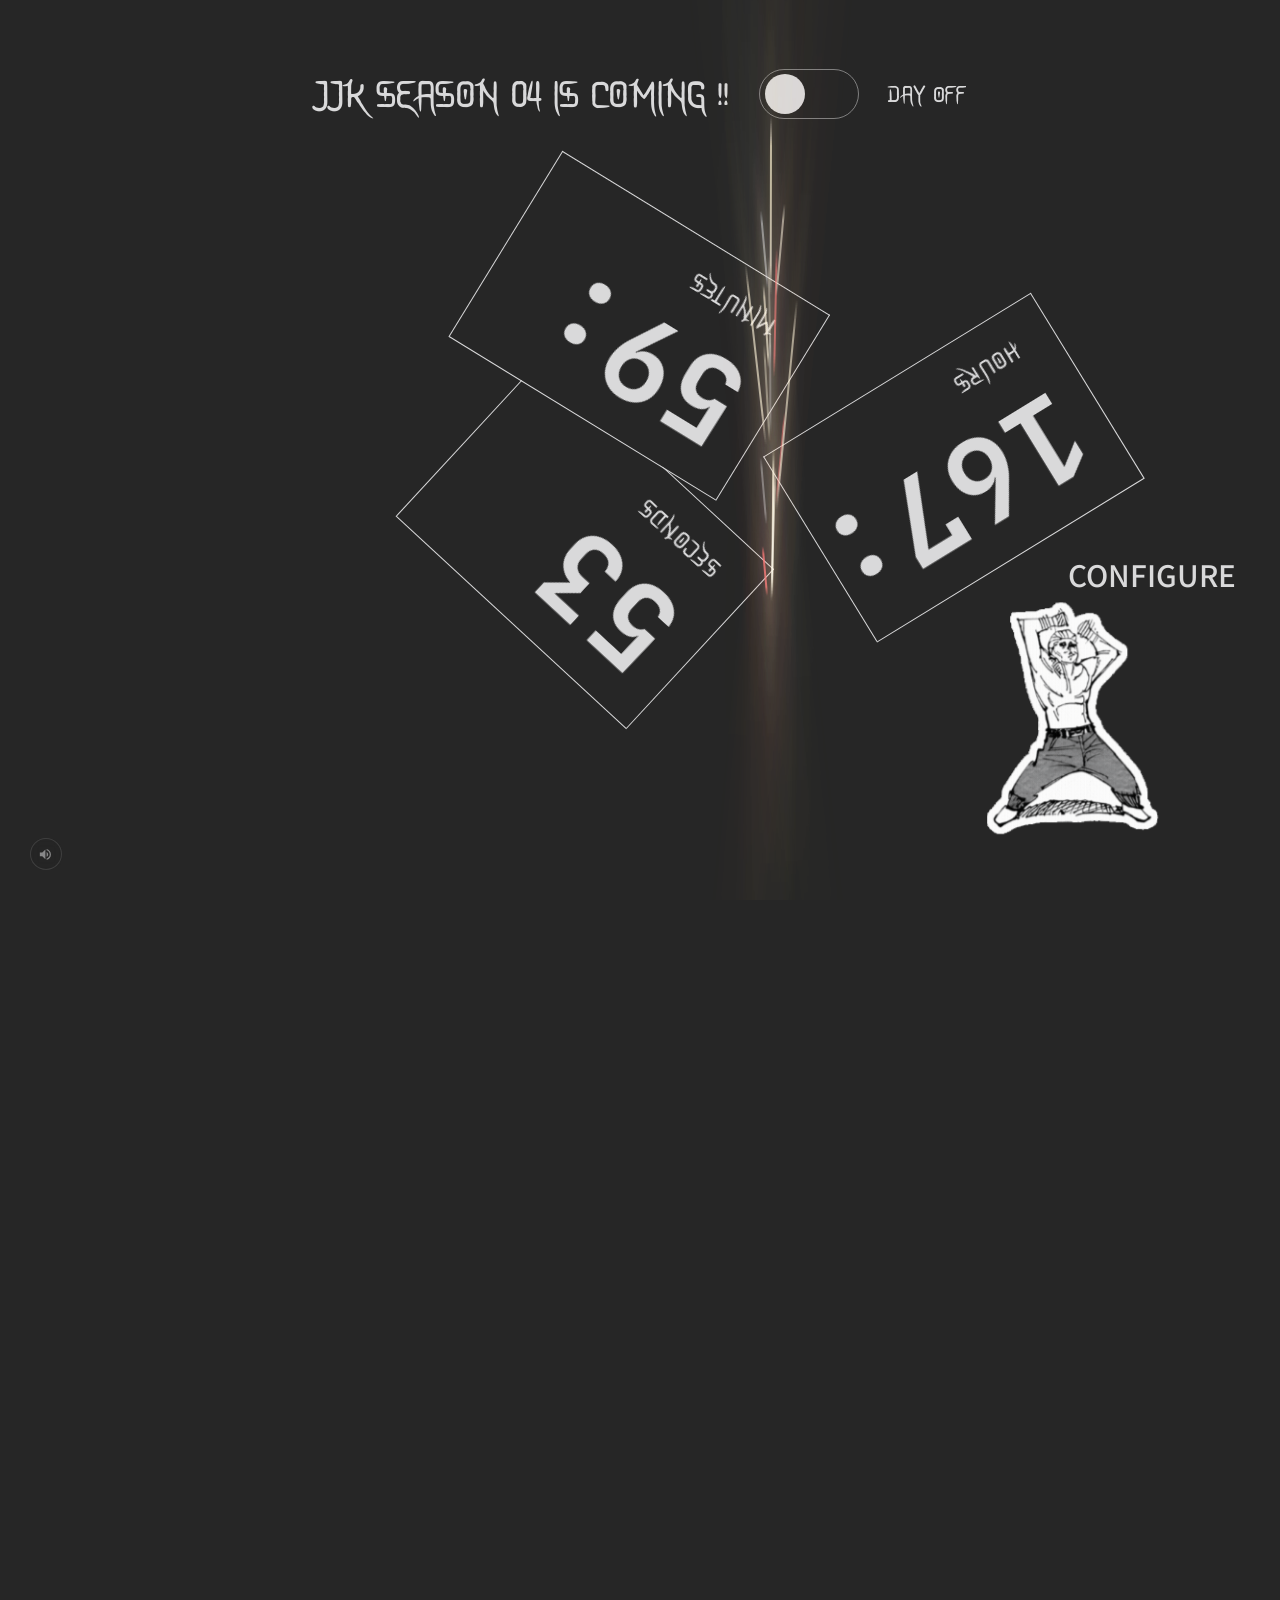
<file: index.html>
<!doctype html>
<html lang="en">
<head>
  <meta charset="utf-8">
  <meta name="viewport" content="width=device-width, initial-scale=1">
  <meta name="description" content="Prison Cube — a Jujutsu Kaisen Prison Realm-inspired sliding cube countdown. Zero dependencies, drop-in HTML attributes, blade-clash collision sparks, and clang-gesture mobile UX.">
  <title>Prison Cube · Countdown</title>
  <link rel="icon" href="favicon.svg" type="image/svg+xml">
  <link rel="preconnect" href="https://fonts.googleapis.com">
  <link rel="preconnect" href="https://fonts.gstatic.com" crossorigin>
  <link href="https://fonts.googleapis.com/css2?family=Anton&family=Archivo+Black&family=Noto+Sans+JP:wght@500;700;900&family=JetBrains+Mono:wght@500;700&display=swap" rel="stylesheet">
  <link rel="stylesheet" href="fonts.css">
  <link rel="stylesheet" href="style.css">
  <script src="timer.js" defer></script>
</head>
<body>
  <main class="scroll-stage">
    <div class="sticky-stage">
      <div class="scene">
        <section class="timer" aria-label="Livestream countdown">
          <div class="scroll-cue" aria-hidden="true"><span></span></div>
          <header class="timer-heading">
            <h1>JJK Season 04 IS COMING !!</h1>
            <button class="day-switch" type="button" role="switch" aria-checked="false" aria-label="Show days"><span></span></button>
            <div class="switch-label" aria-hidden="true"><span>Day off</span><span>Day on</span></div>
          </header>
          <div class="tiles" count-down-date="2023-10-15T00:00:00Z" double-digit-format="1">
            <div class="tile seconds" data-unit="seconds"><div class="digits"><div class="number" number-slot="seconds">00</div></div><div class="unit">Seconds</div><i class="edge bottom"></i><i class="edge top"></i><i class="edge right"></i><i class="edge left mobile-hidden"></i></div>
            <div class="tile minutes" data-unit="minutes"><div class="digits"><div class="number" number-slot="minutes">00</div><span class="colon">:</span></div><div class="unit">Minutes</div><i class="edge bottom mobile-hidden"></i><i class="edge top"></i><i class="edge left"></i><i class="edge right mobile-hidden"></i></div>
            <div class="tile hours" data-unit="hours"><div class="digits"><div class="number" number-slot="hours">00</div><span class="colon">:</span></div><div class="unit">Hours</div><i class="edge top"></i><i class="edge bottom"></i><i class="edge left"></i><i class="edge right mobile-hidden"></i></div>
            <div class="tile days" data-unit="days" aria-hidden="true"><div class="digits"><div class="number" number-slot="days">00</div><span class="colon">:</span></div><div class="unit">Day</div><i class="edge top"></i><i class="edge bottom"></i><i class="edge left mobile-hidden"></i><i class="edge right"></i></div>
            <div class="sparks-layer" aria-hidden="true"></div>
          </div>
        </section>
        <button class="help-trigger" type="button" aria-haspopup="dialog"><span>Configure</span><img src="assets/character.gif" alt="" width="400" height="320" loading="lazy" decoding="async"></button>
        <button class="sound-pill" id="sound-pill" type="button" aria-pressed="false" aria-label="Toggle sound">
          <svg class="icon sound-on" viewBox="0 0 24 24" aria-hidden="true"><path fill="currentColor" d="M3 9v6h4l5 5V4L7 9H3zm13.5 3c0-1.77-1.02-3.29-2.5-4.03v8.05c1.48-.73 2.5-2.25 2.5-4.02zM14 3.23v2.06c2.89.86 5 3.54 5 6.71s-2.11 5.85-5 6.71v2.06c4.01-.91 7-4.49 7-8.77s-2.99-7.86-7-8.77z"/></svg>
          <svg class="icon sound-off" viewBox="0 0 24 24" aria-hidden="true"><path fill="currentColor" d="M16.5 12c0-1.77-1.02-3.29-2.5-4.03v2.21l2.45 2.45c.03-.2.05-.41.05-.63zm2.5 0c0 .94-.2 1.82-.54 2.64l1.51 1.51C20.63 14.91 21 13.5 21 12c0-4.28-2.99-7.86-7-8.77v2.06c2.89.86 5 3.54 5 6.71zM4.27 3L3 4.27 7.73 9H3v6h4l5 5v-6.73l4.25 4.25c-.67.52-1.42.93-2.25 1.18v2.06c1.38-.31 2.63-.95 3.69-1.81L19.73 21 21 19.73l-9-9L4.27 3zM12 4L9.91 6.09 12 8.18V4z"/></svg>
          <span class="sound-label">SOUND</span>
        </button>
      </div>
    </div>
  </main>
  <audio id="bg-audio" src="assets/bg_song.mp3" preload="metadata" loop></audio>
  <div class="intro-curtain" aria-hidden="true"></div>
  <div class="modal-backdrop" hidden>
    <section class="help-dialog" role="dialog" aria-modal="true" aria-labelledby="help-title" tabindex="-1">
      <h2 id="help-title">Configure Countdown</h2>
      <form class="config-form" id="config-form">
        <div class="config-row">
          <label for="cfg-heading">Heading</label>
          <input type="text" id="cfg-heading" maxlength="80">
        </div>
        <div class="config-row">
          <label for="cfg-date">Target date</label>
          <input type="date" id="cfg-date">
        </div>
        <div class="config-row">
          <label for="cfg-time">Target time (UTC)</label>
          <input type="time" id="cfg-time" step="1">
        </div>
        <div class="config-row config-row-toggle">
          <label for="cfg-sound">Background sound</label>
          <button class="cfg-switch" type="button" role="switch" id="cfg-sound" aria-checked="false" aria-controls="bg-audio"><span></span></button>
        </div>
        <div class="config-row" id="cfg-volume-row">
          <label for="cfg-volume">Volume</label>
          <input type="range" id="cfg-volume" min="0" max="1" step="0.01" value="0.6">
        </div>
        <div class="config-row config-row-toggle">
          <label>Double digit format</label>
          <button class="cfg-switch" type="button" role="switch" id="cfg-double" aria-checked="true"><span></span></button>
        </div>
        <div class="config-row config-row-toggle">
          <label>Show days</label>
          <button class="cfg-switch" type="button" role="switch" id="cfg-days" aria-checked="false"><span></span></button>
        </div>
        <fieldset class="presets">
          <legend>Fonts</legend>
          <div class="config-row font-row">
            <label for="cfg-font-display">Display face</label>
            <div class="font-input-wrap">
              <select id="cfg-font-display" class="font-select">
                <optgroup label="Presets">
                  <option value="Jujutsu Kaisen">Jujutsu Kaisen (default)</option>
                  <option value="Anton">Anton</option>
                  <option value="Archivo Black">Archivo Black</option>
                  <option value="Bebas Neue">Bebas Neue</option>
                  <option value="Oswald">Oswald</option>
                  <option value="Bungee">Bungee</option>
                  <option value="Russo One">Russo One</option>
                  <option value="Racing Sans One">Racing Sans One</option>
                  <option value="Impact (system)">Impact (system)</option>
                </optgroup>
                <optgroup label="Custom Google Font">
                  <option value="__custom__">Enter a Google Font name…</option>
                </optgroup>
              </select>
              <input type="text" id="cfg-font-display-custom" class="font-custom" placeholder="e.g. Space Grotesk" hidden>
            </div>
          </div>
          <div class="config-row font-row">
            <label for="cfg-font-sans">UI / body</label>
            <div class="font-input-wrap">
              <select id="cfg-font-sans" class="font-select">
                <optgroup label="Presets">
                  <option value="Noto Sans JP">Noto Sans JP (default)</option>
                  <option value="Exo">Exo</option>
                  <option value="Inter">Inter</option>
                  <option value="Roboto">Roboto</option>
                  <option value="Space Grotesk">Space Grotesk</option>
                  <option value="Manrope">Manrope</option>
                  <option value="Archivo">Archivo</option>
                  <option value="IBM Plex Sans">IBM Plex Sans</option>
                  <option value="system-ui (system)">system-ui (system)</option>
                </optgroup>
                <optgroup label="Custom Google Font">
                  <option value="__custom__">Enter a Google Font name…</option>
                </optgroup>
              </select>
              <input type="text" id="cfg-font-sans-custom" class="font-custom" placeholder="e.g. Poppins" hidden>
            </div>
          </div>
          <div class="config-row font-row">
            <label for="cfg-font-mono">Numbers / mono</label>
            <div class="font-input-wrap">
              <select id="cfg-font-mono" class="font-select">
                <optgroup label="Presets">
                  <option value="JetBrains Mono">JetBrains Mono (default)</option>
                  <option value="Share Tech Mono">Share Tech Mono</option>
                  <option value="Fira Code">Fira Code</option>
                  <option value="Space Mono">Space Mono</option>
                  <option value="IBM Plex Mono">IBM Plex Mono</option>
                  <option value="Roboto Mono">Roboto Mono</option>
                  <option value="Source Code Pro">Source Code Pro</option>
                  <option value="Courier Prime">Courier Prime</option>
                  <option value="Consolas (system)">Consolas (system)</option>
                </optgroup>
                <optgroup label="Custom Google Font">
                  <option value="__custom__">Enter a Google Font name…</option>
                </optgroup>
              </select>
              <input type="text" id="cfg-font-mono-custom" class="font-custom" placeholder="e.g. JetBrains Mono" hidden>
            </div>
          </div>
          <p class="font-hint">Type any font from <a href="https://fonts.google.com" target="_blank" rel="noopener noreferrer">fonts.google.com</a> — it loads automatically.</p>
        </fieldset>
        <fieldset class="presets">
          <legend>Quick presets</legend>
          <button type="button" data-offset="900">15 min</button>
          <button type="button" data-offset="3600">1 hour</button>
          <button type="button" data-offset="86400">1 day</button>
          <button type="button" data-offset="604800">1 week</button>
        </fieldset>
        <div class="config-actions">
          <p class="credit">Made by <a href="https://instagram.com/peterultimate" target="_blank" rel="noopener noreferrer">@peterultimate</a></p>
          <div class="config-actions-buttons">
            <button type="button" class="close-help">Close</button>
            <button type="button" class="save-config" id="save-config">Save</button>
          </div>
        </div>
        <div class="save-status" id="save-status" role="status" aria-live="polite" hidden></div>
      </form>
    </section>
  </div>
</body>
</html>
</file>
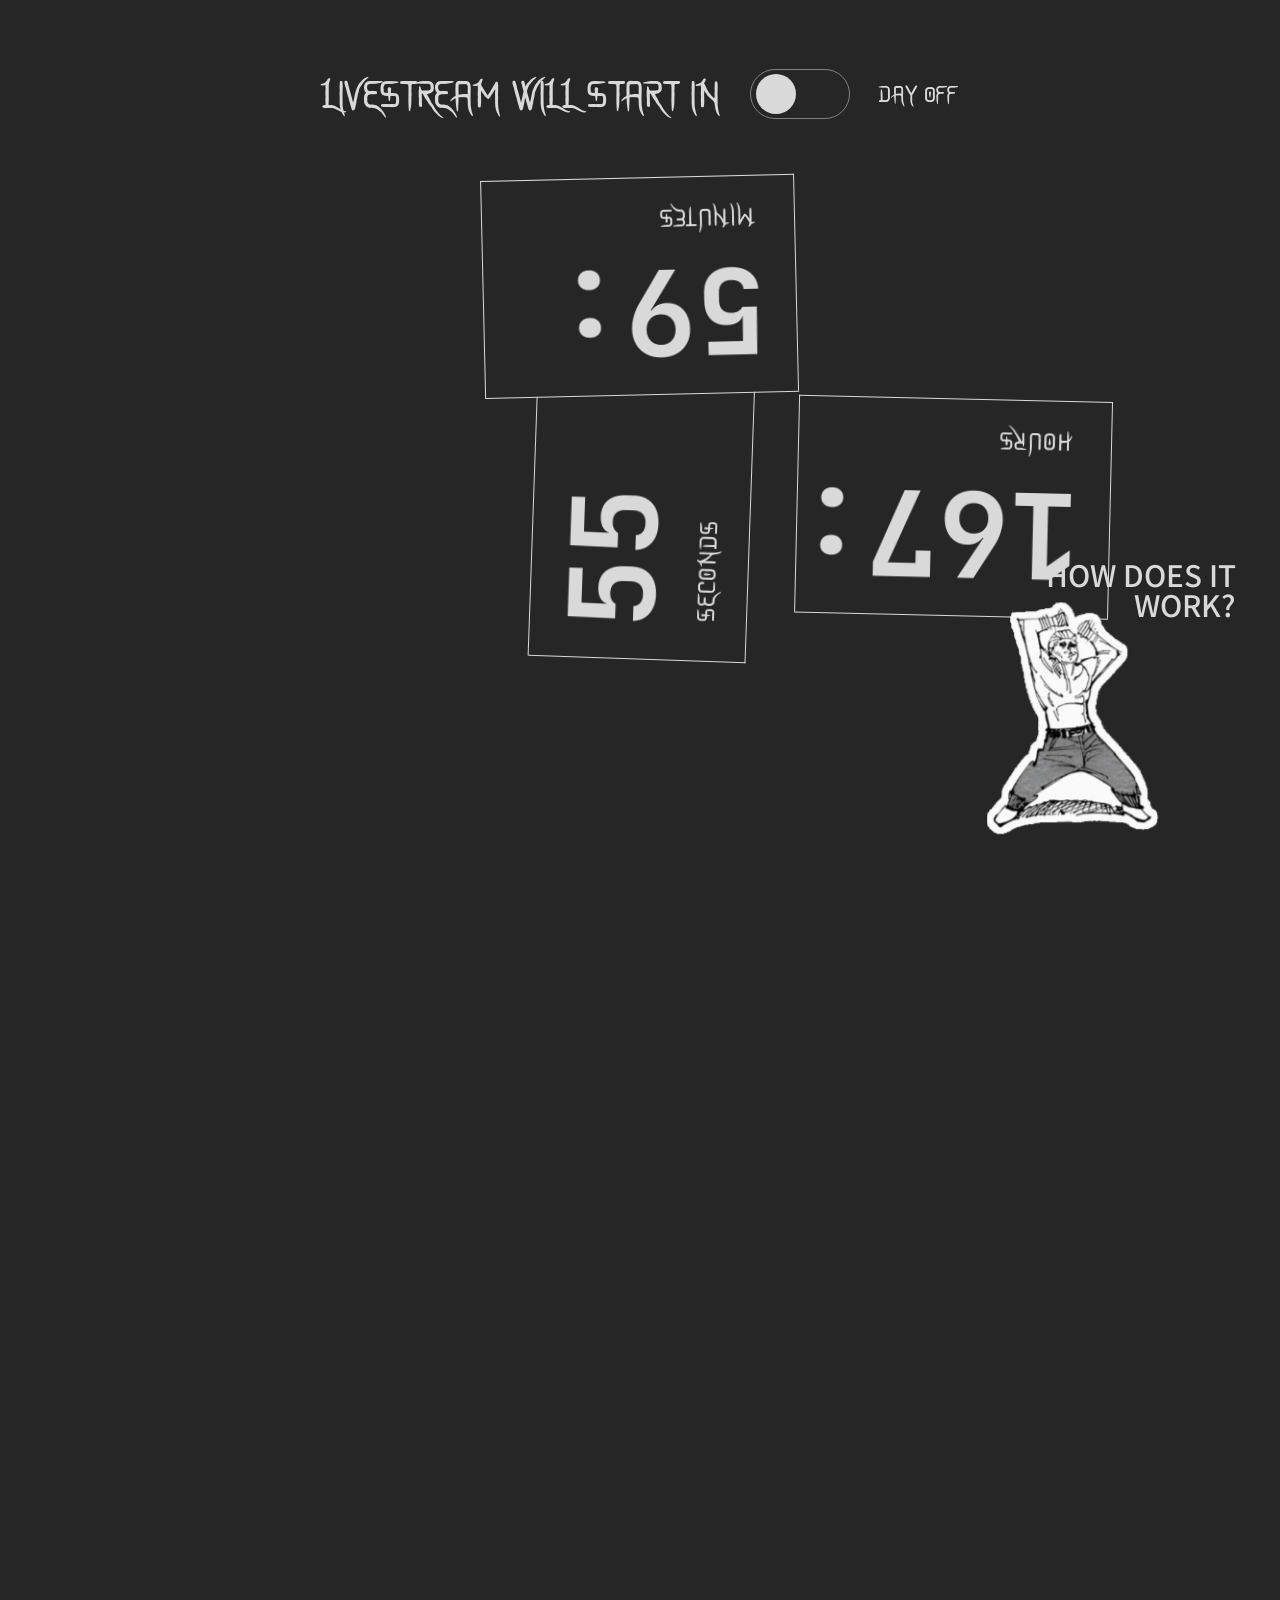
<file: qa-timer.html>
<!doctype html>
<html lang="en">
<head>
  <meta charset="utf-8">
  <meta name="viewport" content="width=device-width, initial-scale=1">
  <meta name="description" content="Prison Cube — a Jujutsu Kaisen Prison Realm-inspired sliding cube countdown. Zero dependencies, drop-in HTML attributes, blade-clash collision sparks, and clang-gesture mobile UX.">
  <title>Prison Cube · Countdown</title>
  <link rel="icon" href="favicon.svg" type="image/svg+xml">
  <link rel="preconnect" href="https://fonts.googleapis.com">
  <link rel="preconnect" href="https://fonts.gstatic.com" crossorigin>
  <link href="https://fonts.googleapis.com/css2?family=Anton&family=Archivo+Black&family=Noto+Sans+JP:wght@500;700;900&family=JetBrains+Mono:wght@500;700&display=swap" rel="stylesheet">
  <link rel="stylesheet" href="fonts.css">
  <link rel="stylesheet" href="style.css">
  <script src="timer.js" defer></script>
</head>
<body>
  <main class="scroll-stage">
    <div class="sticky-stage">
      <div class="scene">
        <section class="timer" aria-label="Livestream countdown">
          <div class="scroll-cue" aria-hidden="true"><span></span></div>
          <header class="timer-heading">
            <h1>Livestream will start in</h1>
            <button class="day-switch" type="button" role="switch" aria-checked="false" aria-label="Show days"><span></span></button>
            <div class="switch-label" aria-hidden="true"><span>Day off</span><span>Day on</span></div>
          </header>
          <div class="tiles" count-down-date="2026-10-04T18:08:30.503031+00:00" double-digit-format="1">
            <div class="tile seconds" data-unit="seconds"><div class="digits"><div class="number" number-slot="seconds">00</div></div><div class="unit">Seconds</div><i class="edge bottom"></i><i class="edge top"></i><i class="edge right"></i><i class="edge left mobile-hidden"></i></div>
            <div class="tile minutes" data-unit="minutes"><div class="digits"><div class="number" number-slot="minutes">00</div><span class="colon">:</span></div><div class="unit">Minutes</div><i class="edge bottom mobile-hidden"></i><i class="edge top"></i><i class="edge left"></i><i class="edge right mobile-hidden"></i></div>
            <div class="tile hours" data-unit="hours"><div class="digits"><div class="number" number-slot="hours">00</div><span class="colon">:</span></div><div class="unit">Hours</div><i class="edge top"></i><i class="edge bottom"></i><i class="edge left"></i><i class="edge right mobile-hidden"></i></div>
            <div class="tile days" data-unit="days" aria-hidden="true"><div class="digits"><div class="number" number-slot="days">00</div><span class="colon">:</span></div><div class="unit">Day</div><i class="edge top"></i><i class="edge bottom"></i><i class="edge left mobile-hidden"></i><i class="edge right"></i></div>
          </div>
        </section>
        <button class="help-trigger" type="button" aria-haspopup="dialog"><span>How does it work?</span><img src="assets/character.gif" alt="" width="400" height="320"></button>
      </div>
    </div>
  </main>
  <div class="intro-curtain" aria-hidden="true"></div>
  <div class="modal-backdrop" hidden>
    <section class="help-dialog" role="dialog" aria-modal="true" aria-labelledby="help-title" tabindex="-1">
      <h2 id="help-title">How it works</h2>
      <ol>
        <li><p>Copy and paste the CSS and JavaScript code inside page settings. You don't need to bother about the code, everything will work with attributes only. 🙂</p></li>
        <li><p>On the element that will act as the outer timer wrapper, add the <strong class="accent">count-down-date</strong> attribute with a <strong>value</strong> equal to a <a href="https://www.w3schools.com/js/js_date_formats.asp" target="_blank" rel="noopener">valid date format</a></p></li>
        <li><p>On the element that will act as the outer timer wrapper, add the <strong class="accent">double-digit-format</strong> attribute with a <strong>value</strong> equal to <strong class="accent">0</strong> (simple format) or <strong class="accent">1</strong> (double digit format)</p></li>
        <li><p>On each element that will act as a timer element (days, hours, minutes, and seconds) add the attribute <strong class="accent">number-slot</strong> with a value of <strong class="accent">days</strong>, <strong class="accent">hours</strong>, <strong class="accent">minutes</strong>, or <strong class="accent">seconds</strong>, respectively. <strong>Day wrapper element is optional</strong>.</p></li>
      </ol>
      <button class="close-help" type="button">Close</button>
    </section>
  </div>
</body>
</html>
</file>
<file: fonts.css>
@font-face {
  font-family: 'Jujutsu Kaisen';
  font-style: normal;
  font-weight: 400;
  font-display: swap;
  src: url(assets/Jujutsu%20Kaisen.ttf) format('truetype');
}
@font-face {
  font-family: 'Exo';
  font-style: normal;
  font-weight: 400;
  font-display: swap;
  src: url(assets/exo-regular.ttf) format('truetype');
}
@font-face {
  font-family: 'Exo';
  font-style: normal;
  font-weight: 600;
  font-display: swap;
  src: url(assets/exo-semibold.ttf) format('truetype');
}
@font-face {
  font-family: 'Exo';
  font-style: normal;
  font-weight: 700;
  font-display: swap;
  src: url(assets/exo-bold.ttf) format('truetype');
}
@font-face {
  font-family: 'Share Tech Mono';
  font-style: normal;
  font-weight: 400;
  font-display: swap;
  src: url(assets/share-tech-mono.ttf) format('truetype');
}
</file>
<file: style.css>
:root { color-scheme:dark; --paper:#d9d9da; --background:#262626; --red:#d92626;
  --jk-display:'Jujutsu Kaisen','Anton','Archivo Black',Impact,sans-serif;
  --jk-sans:'Noto Sans JP','Exo',system-ui,sans-serif;
  --jk-mono:'JetBrains Mono','Share Tech Mono',Consolas,monospace; }
* { box-sizing:border-box; }
html { font-size:16px; }
body { margin:0; color:var(--paper); background:var(--background); font-family:var(--jk-sans); font-size:calc(.7589285714285715vw + .3169642857142857em); line-height:20px; font-weight:500; }
button { font:inherit; color:inherit; padding:0; background:none; border:0; cursor:pointer; }
button:focus-visible,a:focus-visible { outline:2px solid var(--red); outline-offset:5px; }
h1,h2,p { margin:0; }
a { color:#0082f3; text-decoration:underline; }
p { margin-bottom:10px; }
.scroll-stage { height:300vh; position:relative; }
.sticky-stage { min-height:100vh; max-width:90em; margin:auto; position:sticky; top:0; }
.scene { min-height:100vh; height:100%; display:flex; justify-content:center; align-items:center; overflow:hidden; }
.timer { width:100%; display:flex; flex-direction:column; align-items:center; position:relative; z-index:1; }
.timer-heading { display:flex; align-items:center; }
h1 { font-family:var(--jk-display); font-size:2.5em; line-height:1.05; font-weight:400; text-transform:uppercase; letter-spacing:.01em; }
.day-switch { flex-shrink:0; width:100px; height:50px; margin-left:2em; border:1px solid #d9d9da80; border-radius:25px; padding:0 5px; display:flex; align-items:center; transition:border-color .3s ease-out; }
.day-switch span { display:block; width:40px; height:40px; border-radius:50%; background:var(--paper); transition:transform .3s ease-out,background-color .3s ease-out; }
.switch-label { display:flex; height:50px; flex-direction:column; align-items:center; overflow:hidden; font-family:var(--jk-display); letter-spacing:.04em; }
.switch-label span { height:100%; flex-shrink:0; display:flex; align-items:center; margin-left:1.33em; font-size:1.5em; text-transform:uppercase; transition:transform .3s ease-out; }
.switch-label span:last-child { color:var(--red); }
.show-days .day-switch { border-color:#d9262680; }
.show-days .day-switch span { transform:translateX(50px); background:var(--red); }
.show-days .switch-label span { transform:translateY(-100%); }
.tiles { display:grid; grid-template-columns:repeat(3,1fr); grid-template-rows:repeat(3,auto); margin-top:4em; position:relative; }
.tile { position:relative; background:var(--background); padding:1.5em 0 2em 2em; will-change:transform; }
.seconds { grid-area:3 / 1; }.minutes { grid-area:2 / 2; }.hours { grid-area:1 / 3; }.days { grid-area:1 / 1; color:var(--red); opacity:0; transition:opacity .3s linear; }
.show-days .days { opacity:1; }
.digits { display:flex; align-items:center; font-family:var(--jk-mono); line-height:1; font-weight:700; }
.number { min-width:2ch; height:1em; font-size:8em; text-align:right; overflow:hidden; }
.number .digit-row { height:1em; }
.number .digit-reel { animation:digit-slide .45s ease forwards; }
@keyframes digit-slide { to { transform:translateY(-1em); } }
.colon { font-size:8em; }
.unit { margin:1em 0 0 .5em; font-family:var(--jk-display); font-size:1.6em; line-height:1; font-weight:400; text-transform:uppercase; letter-spacing:.08em; }
.edge { position:absolute; display:block; background:var(--paper); }
.edge.top,.edge.bottom { height:1px; left:0; right:0; transform-origin:left; transform:scaleX(0); animation:draw-horizontal .5s linear forwards; }
.edge.top { top:-1px; }.edge.bottom { bottom:0; }
.edge.left,.edge.right { width:1px; top:0; bottom:0; transform-origin:bottom; transform:scaleY(0); animation:draw-vertical .5s linear forwards; }
.edge.left { left:0; }.edge.right { right:0; }
.seconds .bottom,.seconds .left { animation-delay:.5s; animation-timing-function:ease-in; }
.seconds .top,.seconds .right { animation-delay:1s; }
.minutes .bottom,.minutes .left { animation-delay:1.5s; }
.minutes .top,.minutes .right { animation-delay:2s; }
.hours .bottom,.hours .left { animation-delay:2.5s; }
.hours .top,.hours .right { animation-delay:3s; animation-duration:1.5s; animation-timing-function:cubic-bezier(.165,.84,.44,1); }
.days .edge { background:var(--red); animation:none; transform:none; }
@keyframes draw-horizontal { to { transform:scaleX(1); } }
@keyframes draw-vertical { to { transform:scaleY(1); } }

.sparks-layer { position:absolute; inset:0; pointer-events:none; overflow:visible; z-index:5; }
.spark { position:absolute; width:1px; height:1.5px; border-radius:0; transform:translate3d(0,0,0) rotate(0deg) scaleX(1); transform-origin:left center; will-change:transform,opacity; pointer-events:none; mix-blend-mode:screen; }
.spark.spark-paper { background:var(--paper); box-shadow:0 0 12px 1px #ffffff8a, 0 0 3px #ffffff; }
.spark.spark-red { background:#ff6e6e; box-shadow:0 0 14px 1px #ff40409e, 0 0 4px #ffb0b0; }
.spark.spark-hot { background:#fff3d6; box-shadow:0 0 16px 1px #ffe39e7a, 0 0 4px #ffd89c; }
.intro-curtain { position:fixed; inset:0; z-index:9; background:var(--background); pointer-events:none; animation:unveil 1s ease-in .2s forwards; }
@keyframes unveil { to { opacity:0; visibility:hidden; } }
.scroll-cue { position:absolute; top:15%; left:45%; width:5em; height:5em; border:1px solid #d9d9da80; border-radius:50%; display:flex; justify-content:center; padding:.75em 1em 1em; animation:bob 2s infinite; }
.scroll-cue span { width:1px; height:100%; background:#d9d9da80; position:relative; }
.scroll-cue span:before,.scroll-cue span:after { content:''; width:1px; height:60%; background:#d9d9da80; position:absolute; bottom:0; transform-origin:bottom; transform:rotate(45deg); }
.scroll-cue span:after { transform:rotate(-45deg); }
@keyframes bob { 0%,50%,100% { transform:translateY(0); animation-timing-function:ease-out; } 25% { transform:translateY(7%); animation-timing-function:ease-in; } 75% { transform:translateY(-7%); animation-timing-function:ease-in; } }
.help-trigger { z-index:2; position:fixed; width:20em; height:20em; right:3em; bottom:3em; text-align:left; }
.help-trigger>span { position:absolute; inset:0 0 auto; font-size:2em; text-transform:uppercase; text-align:right; line-height:1; z-index:1; }
.help-trigger img { display:block; width:25em; max-width:none; height:100%; object-fit:cover; object-position:0 100%; opacity:0; filter:grayscale(1) blur(5px); animation:image-fade 1.5s linear .2s forwards,image-sharpen 2s linear .5s forwards; }
@keyframes image-fade { to { opacity:1; } } @keyframes image-sharpen { to { filter:grayscale(0) blur(0); } }

.sound-pill {
  z-index:2; position:fixed; left:2em; bottom:2em;
  display:inline-flex; align-items:center; justify-content:center;
  width:2.2em; height:2.2em; padding:0; border-radius:50%; border:1px solid #d9d9da40;
  background:#262626cc; color:var(--paper); backdrop-filter:blur(4px);
  opacity:.55;
  transition:opacity .2s ease-out, background-color .2s ease-out, color .2s ease-out, border-color .2s ease-out;
}
.sound-pill:hover, .sound-pill:focus-visible { opacity:1; border-color:#d9d9da80; }
.sound-pill .icon { width:1em; height:1em; display:block; }
.sound-pill .icon.sound-off { display:none; }
.sound-pill.is-on {
  background:#d92626cc; color:var(--background); border-color:#d9262699; opacity:.75;
}
.sound-pill.is-on:hover, .sound-pill.is-on:focus-visible { opacity:1; }
.sound-pill.is-on .icon.sound-on { display:none; }
.sound-pill.is-on .icon.sound-off { display:block; }
.sound-pill .sound-label { display:none; }

.modal-backdrop { position:fixed; inset:0; z-index:10; background:#262626b3; display:flex; justify-content:center; align-items:center; opacity:0; transition:opacity .5s linear .2s; }
.modal-backdrop[hidden] { display:none; }
.help-dialog { width:50em; background:var(--background); border:1px solid #0000001a; border-radius:.5em; padding:4em 3em; position:relative; opacity:0; transition:opacity .5s linear; max-height:95vh; overflow:auto; box-shadow:0 10px 10px #00000014,0 20px 20px #0000000d,0 60px 40px #0000000f,0 80px 60px #00000014,0 120px 100px #00000012; }
.modal-backdrop.is-open { opacity:1; transition-delay:0s; }.is-open .help-dialog { opacity:1; transition-delay:.2s; }
h2 { font-family:var(--jk-display); font-weight:400; text-transform:uppercase; border-bottom:1px solid var(--paper); margin-bottom:2em; padding-bottom:.5em; font-size:2em; line-height:1; letter-spacing:.03em; }
.accent { color:var(--red); }
.close-help { font-family:var(--jk-display); font-size:1.5em; line-height:1; position:absolute; top:2.67em; right:2em; text-transform:uppercase; letter-spacing:.08em; }
.config-form { display:flex; flex-direction:column; gap:1.5em; }
.config-row { display:grid; grid-template-columns:12em 1fr; align-items:center; gap:1em; }
.config-row label { font-family:var(--jk-display); text-transform:uppercase; font-size:1.25em; line-height:1.2; letter-spacing:.04em; }
.config-row input[type="text"],
.config-row input[type="date"],
.config-row input[type="time"] {
  background:transparent; color:var(--paper); border:1px solid #d9d9da80; border-radius:0;
  padding:.6em .8em; font:inherit; font-family:var(--jk-mono); font-size:1.3em; font-weight:500;
  min-width:0; transition:border-color .2s ease-out;
}
.config-row input:focus-visible { outline:2px solid var(--red); outline-offset:3px; border-color:var(--red); }
.config-row input[type="range"] {
  -webkit-appearance:none; appearance:none; background:transparent; border:0; padding:0; height:2.4em; cursor:pointer;
}
.config-row input[type="range"]:focus { outline:0; }
.config-row input[type="range"]::-webkit-slider-runnable-track {
  height:2px; background:var(--paper); border-radius:0;
}
.config-row input[type="range"]::-moz-range-track {
  height:2px; background:var(--paper); border-radius:0;
}
.config-row input[type="range"]::-webkit-slider-thumb {
  -webkit-appearance:none; appearance:none; width:18px; height:18px; border-radius:50%; background:var(--red); margin-top:-8px; border:2px solid var(--background); box-shadow:0 0 0 1px var(--red);
}
.config-row input[type="range"]::-moz-range-thumb {
  width:18px; height:18px; border-radius:50%; background:var(--red); border:2px solid var(--background); box-shadow:0 0 0 1px var(--red);
}
.config-row-toggle { align-items:center; }
.cfg-switch { flex-shrink:0; justify-self:start; width:80px; height:40px; border:1px solid #d9d9da80; border-radius:20px; padding:0 4px; display:flex; align-items:center; transition:border-color .3s ease-out; }
.cfg-switch span { display:block; width:30px; height:30px; border-radius:50%; background:var(--paper); transition:transform .3s ease-out,background-color .3s ease-out; }
.cfg-switch.is-on { border-color:#d9262680; }
.cfg-switch.is-on span { transform:translateX(40px); background:var(--red); }
.presets { border:1px solid #d9d9da4d; padding:1em 1.2em 1.2em; margin:0; }
.presets legend { font-family:var(--jk-display); text-transform:uppercase; font-size:1.15em; padding:0 .4em; color:var(--paper); letter-spacing:.06em; }
.presets button {
  font-family:var(--jk-display); text-transform:uppercase; font-size:1.15em; letter-spacing:.04em; border:1px solid #d9d9da80; padding:.5em 1em; margin:.6em .6em 0 0;
  transition:border-color .2s ease-out, background-color .2s ease-out, color .2s ease-out;
}
.presets button:hover,
.presets button:focus-visible { border-color:var(--red); color:var(--red); }

/* Font selectors inside config panel */
.font-input-wrap { display:flex; flex-direction:column; gap:.5em; min-width:0; }
.font-select, .font-custom {
  background:transparent; color:var(--paper); border:1px solid #d9d9da80; border-radius:0;
  padding:.6em .8em; font:inherit; font-family:var(--jk-sans); font-size:1.1em; font-weight:500;
  transition:border-color .2s ease-out;
}
.font-select { -webkit-appearance:none; appearance:none; background-image:linear-gradient(45deg, transparent 50%, var(--paper) 50%), linear-gradient(135deg, var(--paper) 50%, transparent 50%); background-position:calc(100% - 1em) 50%, calc(100% - .7em) 50%; background-size:.3em .3em, .3em .3em; background-repeat:no-repeat; padding-right:1.8em; }
.font-select:focus-visible, .font-custom:focus-visible { outline:2px solid var(--red); outline-offset:3px; border-color:var(--red); }
.font-select optgroup { font-family:var(--jk-sans); color:var(--paper); background:var(--background); }
.font-select option { font-family:var(--jk-sans); background:var(--background); color:var(--paper); padding:.3em .6em; }
.font-hint { margin:.8em 0 0; font-size:1.05em; color:#d9d9dab3; letter-spacing:.02em; line-height:1.4; }
.font-hint a { color:var(--red); text-decoration:none; border-bottom:1px solid transparent; transition:border-color .2s ease-out; }
.font-hint a:hover, .font-hint a:focus-visible { border-bottom-color:var(--red); }

.config-actions { display:flex; justify-content:space-between; align-items:center; margin-top:1em; gap:1em; flex-wrap:wrap; }
.config-actions-buttons { display:flex; gap:1em; }
.credit { margin:0; font-family:var(--jk-display); font-size:1.15em; text-transform:uppercase; color:#d9d9dab3; letter-spacing:.06em; }
.credit a { color:var(--red); text-decoration:none; border-bottom:1px solid transparent; transition:border-color .2s ease-out; }
.credit a:hover, .credit a:focus-visible { border-bottom-color:var(--red); }
.save-config {
  font-family:var(--jk-display); text-transform:uppercase; font-size:1.3em; letter-spacing:.06em;
  border:1px solid var(--red); color:var(--background); background:var(--red); padding:.5em 1.4em;
  transition:background-color .2s ease-out, color .2s ease-out;
}
.save-config:hover, .save-config:focus-visible { background:transparent; color:var(--red); }
.save-status {
  margin-top:.6em; padding:.6em 1em; font-size:1.1em; text-transform:uppercase; letter-spacing:.04em;
  border:1px solid;
}
.save-status.is-ok { border-color:var(--red); color:var(--red); }
.save-status.is-err { border-color:var(--red); color:var(--red); opacity:.8; }

/* Configure panel uses clean sans (Noto Sans JP), not the JJK display face */
.help-dialog h2,
.help-dialog .close-help,
.help-dialog .config-row label,
.help-dialog .presets legend,
.help-dialog .presets button,
.help-dialog .credit,
.help-dialog .save-config {
  font-family: var(--jk-sans);
  font-weight: 700;
}
.help-dialog .presets button,
.help-dialog .close-help,
.help-dialog .save-config {
  letter-spacing: .02em;
}

@media(min-width:1440px) { body { font-size:1em; } }
@media(max-width:991px) {
  body { font-size:calc(.20181634712411706vw + .625em); }
  .scroll-stage { height:calc(100vh * 2.4); }
  .scene { align-items:flex-start; padding-top:3em; }
  h1 { text-align:center; }
  .tiles { margin-top:6em; }
  .scroll-cue { display:none; }
  .help-trigger { width:25em; }
  .help-trigger>span { text-align:center; }
  .sound-pill { left:1.2em; bottom:1.2em; }
  .spark { box-shadow:0 0 10px 1px currentColor, 0 0 2px currentColor; }
}
@media(max-width:767px) {
  .sticky-stage { padding:1.5em 1.25em; }
  .scene { flex-direction:column; justify-content:flex-start; align-items:stretch; padding-top:0; min-height:100%; }
  h1 { font-size:2.1em; line-height:1.25; padding:0 .2em; letter-spacing:-.01em; }
  .timer-heading { flex-direction:column; align-items:center; gap:.9em; margin:0 0 1em; }
  .day-switch { margin:0; }
  .switch-label span { margin-left:0; }
  .tiles { grid-template-columns:1fr 1fr; grid-template-rows:auto auto; gap:.8em .6em; margin-top:1.5em; }
  .tile { grid-area:auto; padding:1.4em 1em 1.5em; }
  .tile.days { grid-column:1 / -1; grid-row:1; }
  .tile.hours { grid-column:1; grid-row:2; }
  .tile.minutes { grid-column:2; grid-row:2; }
  .tile.seconds { grid-column:1 / -1; grid-row:3; }
  .tile.seconds .digits { justify-content:center; }
  .tile.days .digits,
  .tile.seconds .digits { justify-content:center; }
  .tile.hours .digits,
  .tile.minutes .digits { justify-content:center; }
  .number,.colon { font-size:6.4em; min-width:auto; }
  .tile .unit { margin-top:.6em; text-align:center; margin-left:0; font-size:1.25em; }
  .tile .colon { display:none; }
  .mobile-hidden { display:none; }
  .scroll-stage { height:calc(100vh * 1.9); }
  .scroll-cue { display:none; }
  .sparks-layer { pointer-events:none; }
  .help-trigger { position:fixed; right:.9em; bottom:.9em; width:14em; height:14em; z-index:3; }
  .help-trigger>span { position:absolute; font-size:1.5em; right:1em; top:.9em; }
  .help-trigger img { width:16em; height:100%; max-width:none; object-position:20% 100%; }
  .sound-pill { position:fixed; left:.9em; bottom:.9em; width:2.6em; height:2.6em; z-index:3; }
  .sound-pill .icon { width:1.15em; height:1.15em; }
  .help-dialog { margin:0 1.4em; padding:2.5em 1.8em; max-height:92vh; }
  h2 { font-size:1.7em; margin-bottom:1.5em; }
  .close-help { top:1.8em; right:1.6em; font-size:1.3em; }
  .config-form { gap:1.3em; }
  .config-row { grid-template-columns:1fr; gap:.45em; }
  .config-row label { font-size:1.1em; }
  .config-row input[type="text"],
  .config-row input[type="date"],
  .config-row input[type="time"] { font-size:1.15em; }
  .config-row-toggle { grid-template-columns:1fr auto; align-items:center; }
  .presets button { width:calc(50% - .3em); margin:.5em .3em 0 0; font-size:1.1em; }
  .config-actions { flex-direction:column; align-items:stretch; gap:1em; margin-top:.3em; }
  .config-actions-buttons { justify-content:space-between; }
  .save-config, .close-help { font-size:1.2em; padding:.4em 1em; }
  .config-row #cfg-volume-row { grid-template-columns:1fr; }
}
@media(max-width:479px) {
  .sticky-stage { padding:1.25em 1em; }
  h1 { font-size:1.85em; line-height:1.3; }
  .tiles { gap:.65em .5em; margin-top:1.2em; }
  .tile { padding:1.15em .75em 1.3em; }
  .number { font-size:5.4em; }
  .tile .unit { font-size:1.1em; margin-top:.5em; }
  .scroll-stage { height:calc(100vh * 1.85); }
  .help-trigger { right:.7em; bottom:.7em; width:12em; height:12em; }
  .help-trigger>span { font-size:1.3em; }
  .help-trigger img { width:14em; }
  .sound-pill { left:.7em; bottom:.7em; width:2.4em; height:2.4em; }
  .help-dialog { margin:0 1em; padding:2em 1.4em; }
  .presets button { width:100%; margin:.45em 0 0; }
}
@media(hover:none) and (pointer:coarse) {
  .tiles { touch-action:pan-y; -webkit-tap-highlight-color:#d9262633; cursor:pointer; }
  .scroll-cue { display:none; }
  .sticky-stage:after {
    content:''; position:absolute; left:50%; bottom:1.1em; width:2.6em; height:3px; border-radius:2px;
    background:var(--paper); opacity:.35; transform:translateX(-50%);
    animation:swipe-hint 2s ease-in-out 1.2s infinite;
  }
  @keyframes swipe-hint {
    0%,100% { transform:translateX(-50%) translateY(0); opacity:.2; }
    50% { transform:translateX(-50%) translateY(-.6em); opacity:.65; }
  }
  .tile, .tiles { transition:transform .2s ease-out; }
  .tiles:active .tile { transform:scale(.992); }
}
@media(prefers-reduced-motion:reduce) { *,*:before,*:after { animation-duration:.001ms!important; animation-delay:0s!important; transition-duration:.001ms!important; transition-delay:0s!important; } }
</file>
